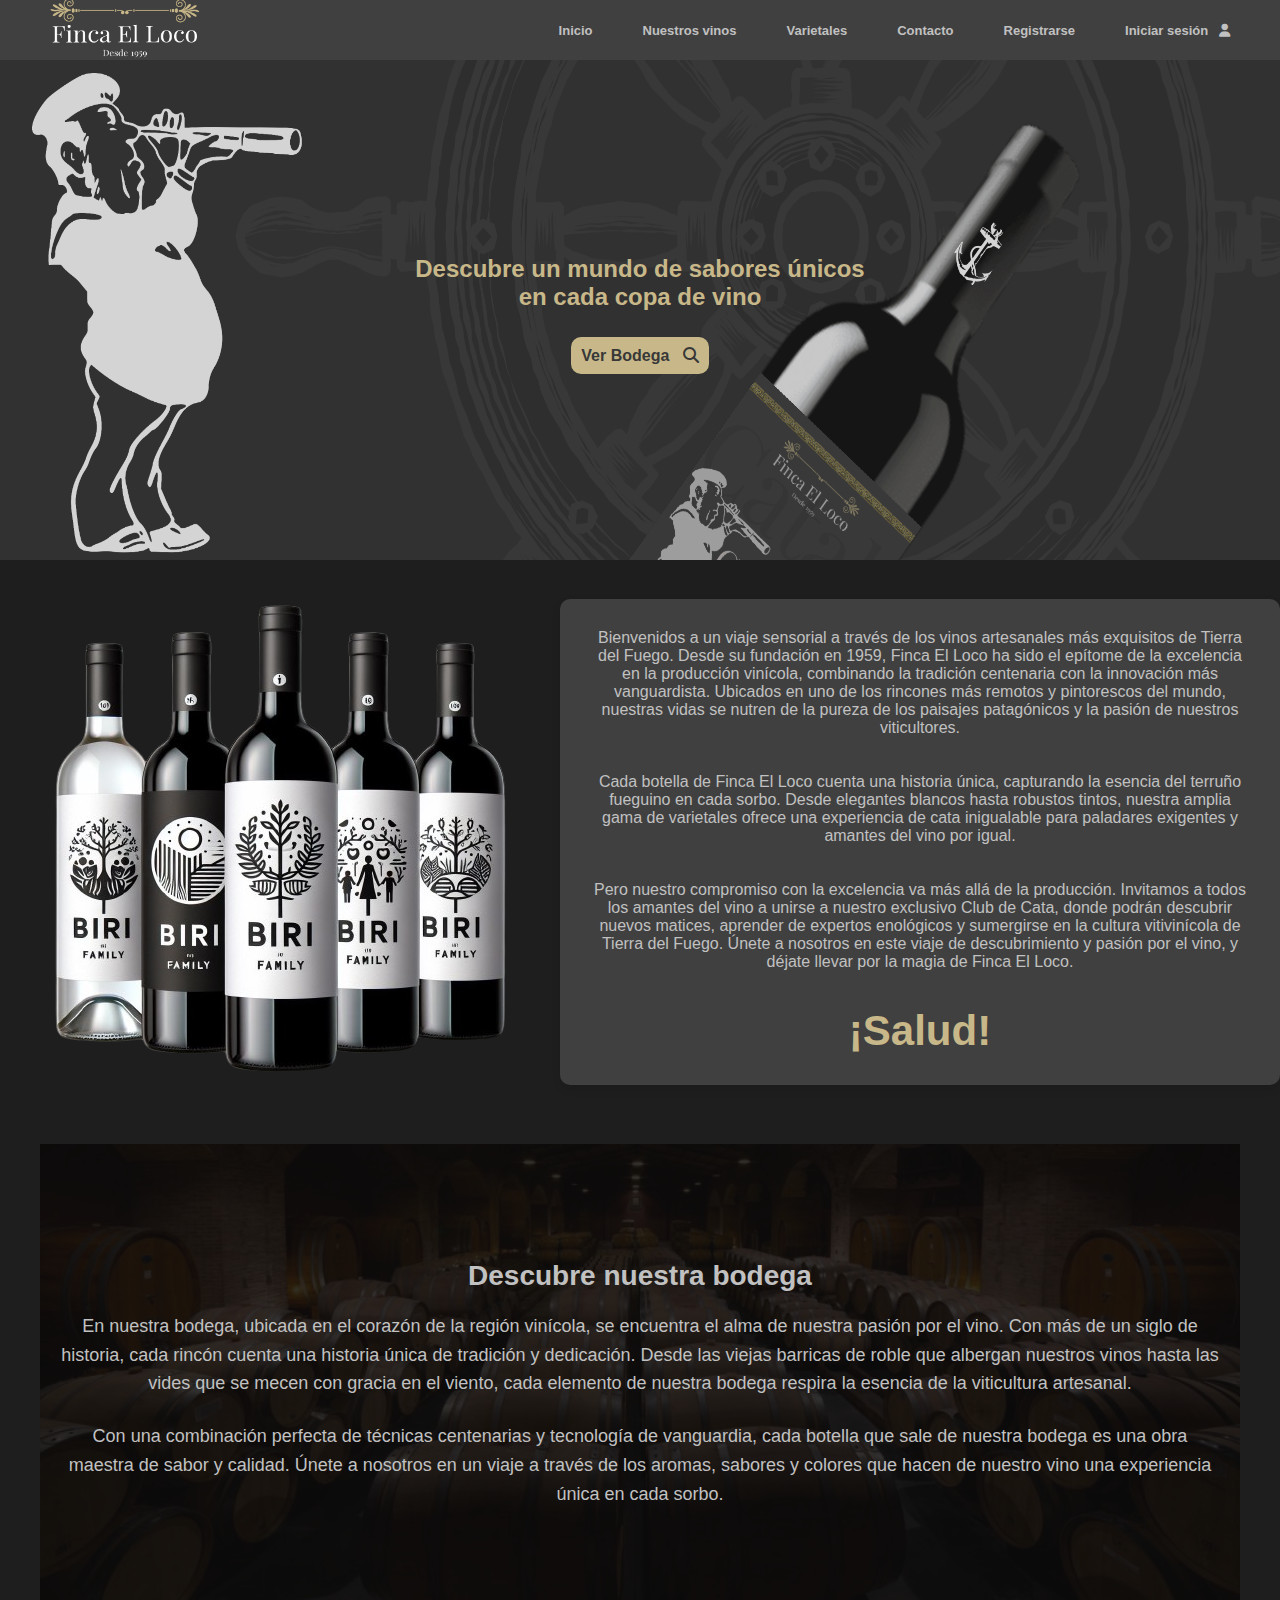
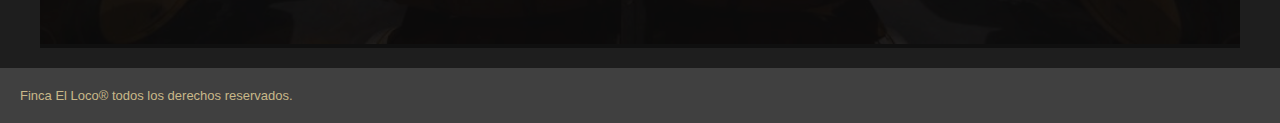
<file: index.html>
<!DOCTYPE html>
<html lang="es">

<head>
    <meta charset="UTF-8">
    <meta name="viewport" content="width=device-width, initial-scale=1.0">
    <title>Finca El Loco</title>
    <link rel="shortcut icon" href="Static/img/favicon.ico" type="image/x-icon">
    <link rel="stylesheet" href="Static/css/style.css">
    <link rel="stylesheet" href="https://cdnjs.cloudflare.com/ajax/libs/font-awesome/6.5.2/css/all.min.css">
</head>

<body>
    <header class="header">
        <nav>
            <div id="logo">
                <a href="./index.html">
                    <img src="Static/img/logo.png" alt="Finca el loco" class="logo-img">
                </a>
            </div>
            <!-- Icono de hamburguesa -->
            <div class="menu-icon" onclick="toggleMenu()">
                <div class="bar"></div>
                <div class="bar"></div>
                <div class="bar"></div>
            </div>
            <ul class="nav-links" id="navLinks"></ul>
        </nav>
    </header>
    <main>
        <section id="banner" class="d-flex">
            <div class="banner-card container">
                <h2>Descubre un mundo de sabores únicos </h2>
                <h2>en cada copa de vino</h2><br><br>
                <a href="#bodega" class="btn-primary banner-button">Ver Bodega &nbsp; <i
                        class="fa-solid fa-magnifying-glass"></i></a>
            </div>
        </section>

        <section>
            <div class="bienvenidos">

                <div class="column-left">
                    <img class="img-vino" src="Static/img/vinos.png">
                </div>
                <div class="column-right">
                    <p>Bienvenidos a un viaje sensorial a través de los vinos artesanales más exquisitos de Tierra del
                        Fuego. Desde su fundación en 1959, Finca El Loco ha sido el epítome de la excelencia en la
                        producción vinícola, combinando la tradición centenaria con la innovación más vanguardista.
                        Ubicados en uno de los rincones más remotos y pintorescos del mundo, nuestras vidas se nutren de
                        la pureza de los paisajes patagónicos y la pasión de nuestros viticultores.</p><br /><br />
                    <p>Cada botella de Finca El Loco cuenta una historia única, capturando la esencia del terruño
                        fueguino en cada sorbo. Desde elegantes blancos hasta robustos tintos, nuestra amplia gama de
                        varietales ofrece una experiencia de cata inigualable para paladares exigentes y amantes del
                        vino por igual.</p><br /><br />
                    <p>Pero nuestro compromiso con la excelencia va más allá de la producción. Invitamos a todos los
                        amantes del vino a unirse a nuestro exclusivo Club de Cata, donde podrán descubrir nuevos
                        matices, aprender de expertos enológicos y sumergirse en la cultura vitivinícola de Tierra del
                        Fuego. Únete a nosotros en este viaje de descubrimiento y pasión por el vino, y déjate llevar
                        por la magia de Finca El Loco.</p><br /><br />
                    <h1>¡Salud!</h1>
                </div>
            </div>
        </section>
        <section id="bodega">
            <div class="container">
                <img class="img-bodega" src="Static/img/bodega.jpg">
                <div class="overlay">
                    <div class="text">
                        <h2>Descubre nuestra bodega</h2>
                        <p>En nuestra bodega, ubicada en el corazón de la región vinícola, se encuentra el alma de
                            nuestra pasión por el vino. Con más de un siglo de historia, cada rincón cuenta una historia
                            única de tradición y dedicación. Desde las viejas barricas de roble que albergan nuestros
                            vinos hasta las vides que se mecen con gracia en el viento, cada elemento de nuestra bodega
                            respira la esencia de la viticultura artesanal.</p>
                        <p>Con una combinación perfecta de técnicas centenarias y tecnología de vanguardia, cada botella
                            que sale de nuestra bodega es una obra maestra de sabor y calidad. Únete a nosotros en un
                            viaje a través de los aromas, sabores y colores que hacen de nuestro vino una experiencia
                            única en cada sorbo.</p>
                    </div>
                </div>
            </div>
        </section>

    </main>


    <footer class="footer">
        <div>
            <p>Finca El Loco® todos los derechos reservados. </p>
        </div>

    </footer>
    <button onclick="scrollToTop()" id="btnVolverArriba" title="Volver arriba">↑</button>

    <script src="Static/js/flotante.js"></script>
    <script src="Static/js/menu.js"></script>
    <script src="Static/js/common.js"></script>
</body>

</html>
</file>
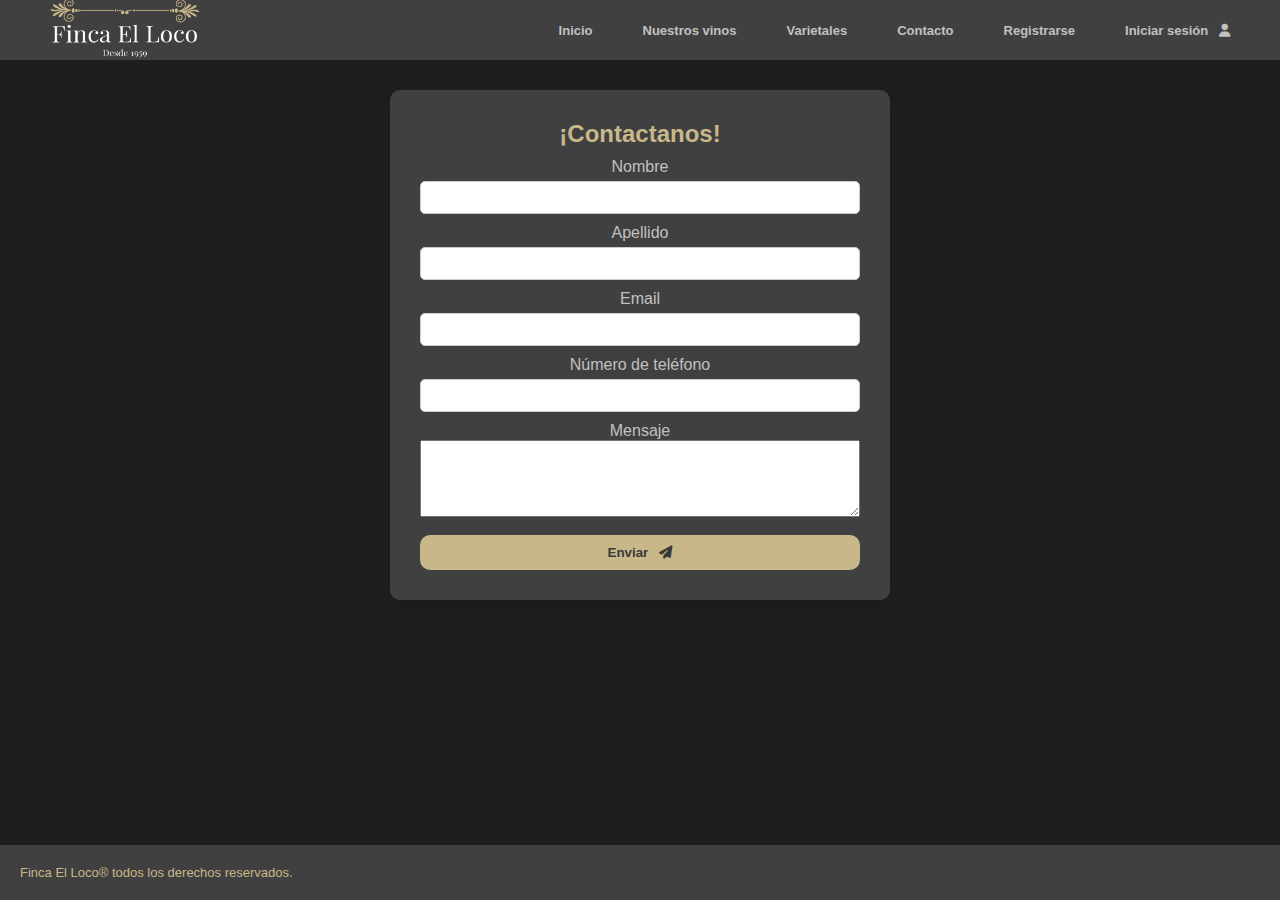
<file: contacto.html>
<!DOCTYPE html>
<html lang="es">

<head>
    <meta charset="UTF-8">
    <meta name="viewport" content="width=device-width, initial-scale=1.0">
    <title>Finca El Loco</title>
    <link rel="shortcut icon" href="Static/img/favicon.ico" type="image/x-icon">
    <link rel="stylesheet" href="Static/css/style.css">
    <link rel="stylesheet" href="https://cdnjs.cloudflare.com/ajax/libs/font-awesome/6.5.2/css/all.min.css">
</head>

<body>
    <header class="header">
        <nav>
            <div id="logo">
                <a href="./index.html">
                    <img src="Static/img/logo.png" alt="Finca el loco" class="logo-img">
                </a>
            </div>
            <div class="menu-icon" onclick="toggleMenu()">
                <div class="bar"></div>
                <div class="bar"></div>
                <div class="bar"></div>
            </div>
            <ul class="nav-links" id="navLinks"></ul>
        </nav>
    </header>
    <main>
        <section class="formulario">
            <h2 class="d-flex">¡Contactanos!</h2>
            <form action="#" id="formRegister" method="GET" novalidate>

                <label for="nombre">Nombre</label>
                <input type="text" id="nombre" name="nombre" required>
                <div class="error" id="error-nombre"></div>

                <label for="apellido">Apellido</label>
                <input type="text" id="apellido" name="apellido" required>
                <div class="error" id="error-apellido"></div>

                <label for="email">Email</label>
                <input type="email" id="email" name="email" required>
                <div class="error" id="error-email"></div>

                <label for="nrotelefono">Número de teléfono</label>
                <input type="number" id="nrotelefono" name="Número de Teléfono" required>
                <div class="error" id="error-nrotelefono"></div>

                <label for="mensaje">Mensaje</label>
                <textarea name="mensaje" cols="40" rows="5" id="mensaje"></textarea>
                <div class="error" id="error-mensaje"></div>
                <br>
                <button class="btn-primary" type="button" id="btn-send">Enviar &nbsp; <i
                        class="fa-solid fa-paper-plane"></i> </button>
            </form>
        </section>
    </main>
    <footer class="footer">
        <div>
            <p>Finca El Loco® todos los derechos reservados. </p>
        </div>

    </footer>

    <button onclick="scrollToTop()" id="btnVolverArriba" title="Volver arriba">↑</button>
    <script src="Static/js/contacto.js"></script>
    <script src="Static//js/flotante.js"></script>
    <script src="Static//js/menu.js"></script>
    <script src="Static/js/common.js"></script>
</body>
</file>
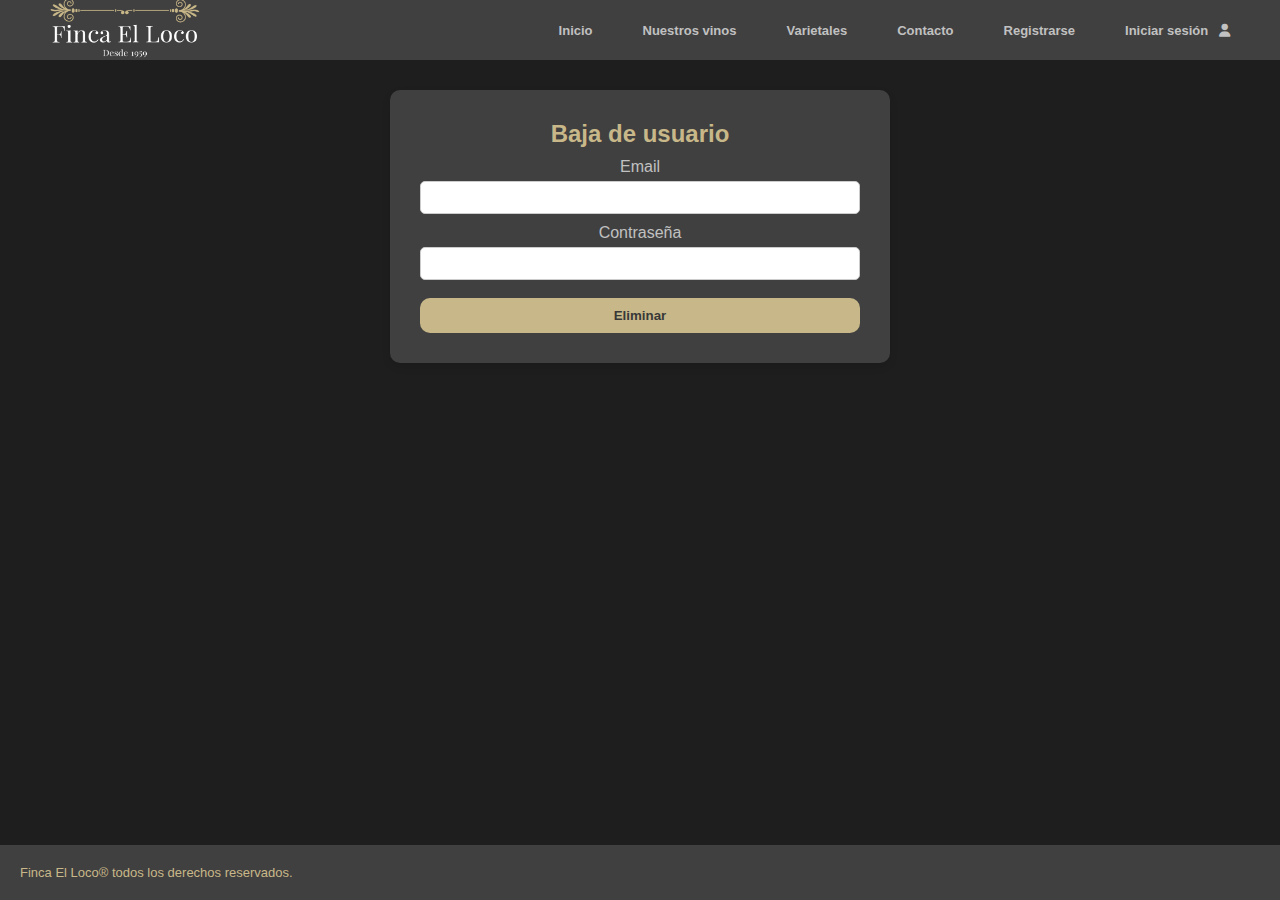
<file: delete.html>
<!DOCTYPE html>
<html lang="es">

<head>
    <meta charset="UTF-8">
    <meta name="viewport" content="width=device-width, initial-scale=1.0">
    <title>Finca El Loco</title>
    <link rel="shortcut icon" href="Static/img/favicon.ico" type="image/x-icon">
    <link rel="stylesheet" href="Static/css/style.css">
    <link rel="stylesheet" href="https://cdnjs.cloudflare.com/ajax/libs/font-awesome/6.5.2/css/all.min.css">
</head>

<body>
    <header class="header">
        <nav>
            <div id="logo">
                <a href="./index.html">
                    <img src="Static/img/logo.png" alt="Finca el loco" class="logo-img">
                </a>
            </div>
            <div class="menu-icon" onclick="toggleMenu()">
                <div class="bar"></div>
                <div class="bar"></div>
                <div class="bar"></div>
            </div>
            <ul class="nav-links" id="navLinks"></ul>
        </nav>
    </header>
    <main>
        <section class="formulario">
            <h2>Baja de usuario</h2>
            <form action="#">
                <label for="email">Email</label>
                <input type="email" id="email" name="email" required>
                <div class="error" id="error-email"></div>
                <label for="contrasena">Contraseña</label>
                <input type="password" id="contrasena" name="contrasena" required>
                <div class="error" id="error-contrasena"></div>
                <br>
                <button class="btn-primary" type="button" id="btn-send">Eliminar</button>
            </form>
        </section>
    </main>
    <footer class="footer">
        <div>
            <p>Finca El Loco® todos los derechos reservados. </p>
        </div>
    </footer>
    <button onclick="scrollToTop()" id="btnVolverArriba" title="Volver arriba">↑</button>
    <script src="Static/js/delete.js"></script>
    <script src="Static/js/flotante.js"></script>
    <script src="Static/js/menu.js"></script>
    <script src="Static/js/common.js"></script>
</body>
</file>
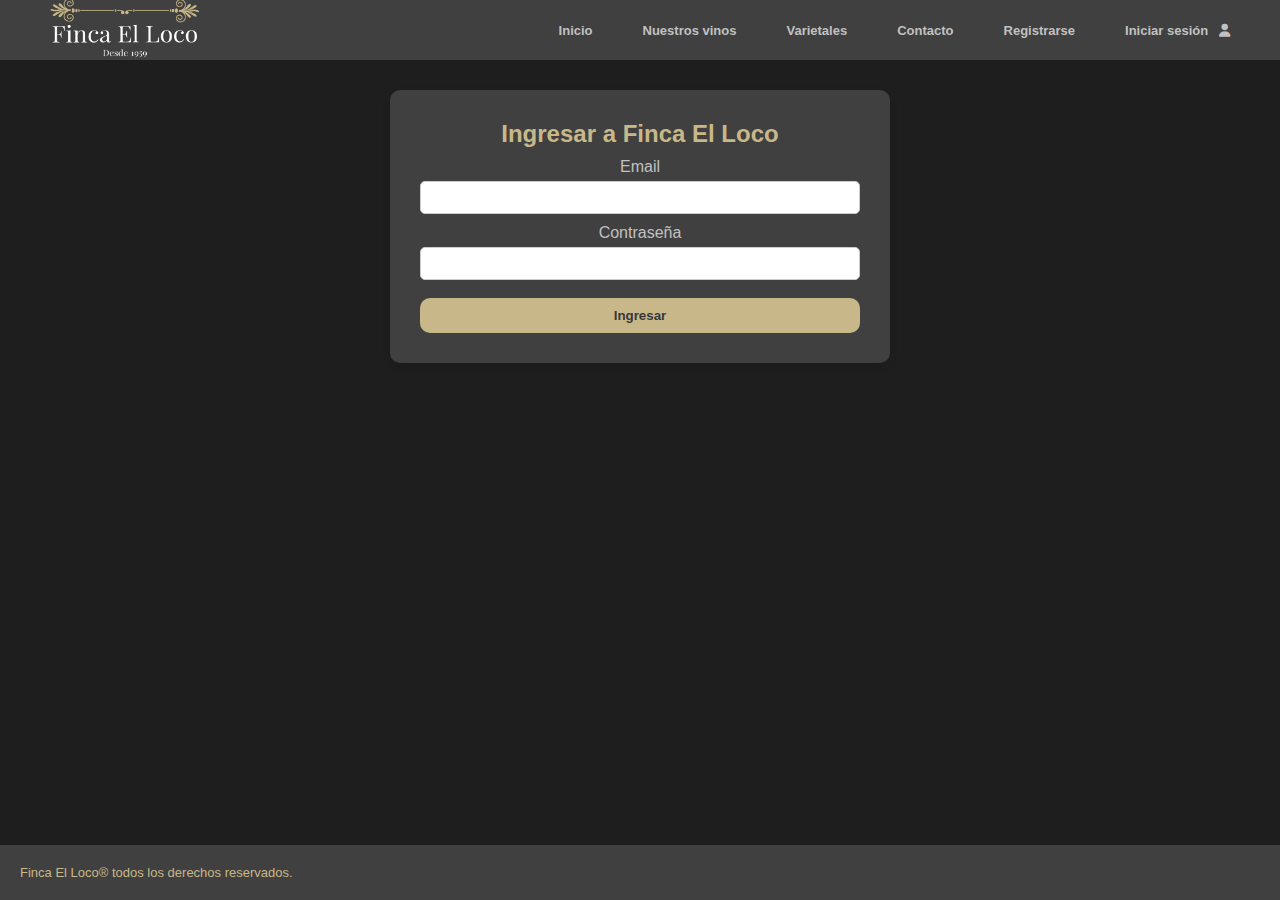
<file: login.html>
<!DOCTYPE html>
<html lang="es">

<head>
    <meta charset="UTF-8">
    <meta name="viewport" content="width=device-width, initial-scale=1.0">
    <title>Finca El Loco</title>
    <link rel="shortcut icon" href="Static/img/favicon.ico" type="image/x-icon">
    <link rel="stylesheet" href="Static/css/style.css">
    <link rel="stylesheet" href="https://cdnjs.cloudflare.com/ajax/libs/font-awesome/6.5.2/css/all.min.css">
</head>

<body>
    <header class="header">
        <nav>
            <div id="logo">
                <a href="./index.html">
                    <img src="Static/img/logo.png" alt="Finca el loco" class="logo-img">
                </a>
            </div>
            <div class="menu-icon" onclick="toggleMenu()">
                <div class="bar"></div>
                <div class="bar"></div>
                <div class="bar"></div>
            </div>
            <ul class="nav-links" id="navLinks"></ul>
        </nav>
    </header>
    <main>
        <section class="formulario">
            <h2>Ingresar a Finca El Loco</h2>
            <form action="#">
                <label for="email">Email</label>
                <input type="email" id="email" name="email" required>
                <div class="error" id="error-email"></div>
                <label for="contrasena">Contraseña</label>
                <input type="password" id="contrasena" name="contrasena" required>
                <div class="error" id="error-contrasena"></div>
                <br>
                <button class="btn-primary" type="button" id="btn-send">Ingresar</button>
            </form>
        </section>
    </main>
    <footer class="footer">
        <div>
            <p>Finca El Loco® todos los derechos reservados. </p>
        </div>
    </footer>
    <button onclick="scrollToTop()" id="btnVolverArriba" title="Volver arriba">↑</button>
    <script src="Static/js/login.js"></script>
    <script src="Static/js/flotante.js"></script>
    <script src="Static/js/menu.js"></script>
    <script src="Static/js/common.js"></script>
</body>
</file>
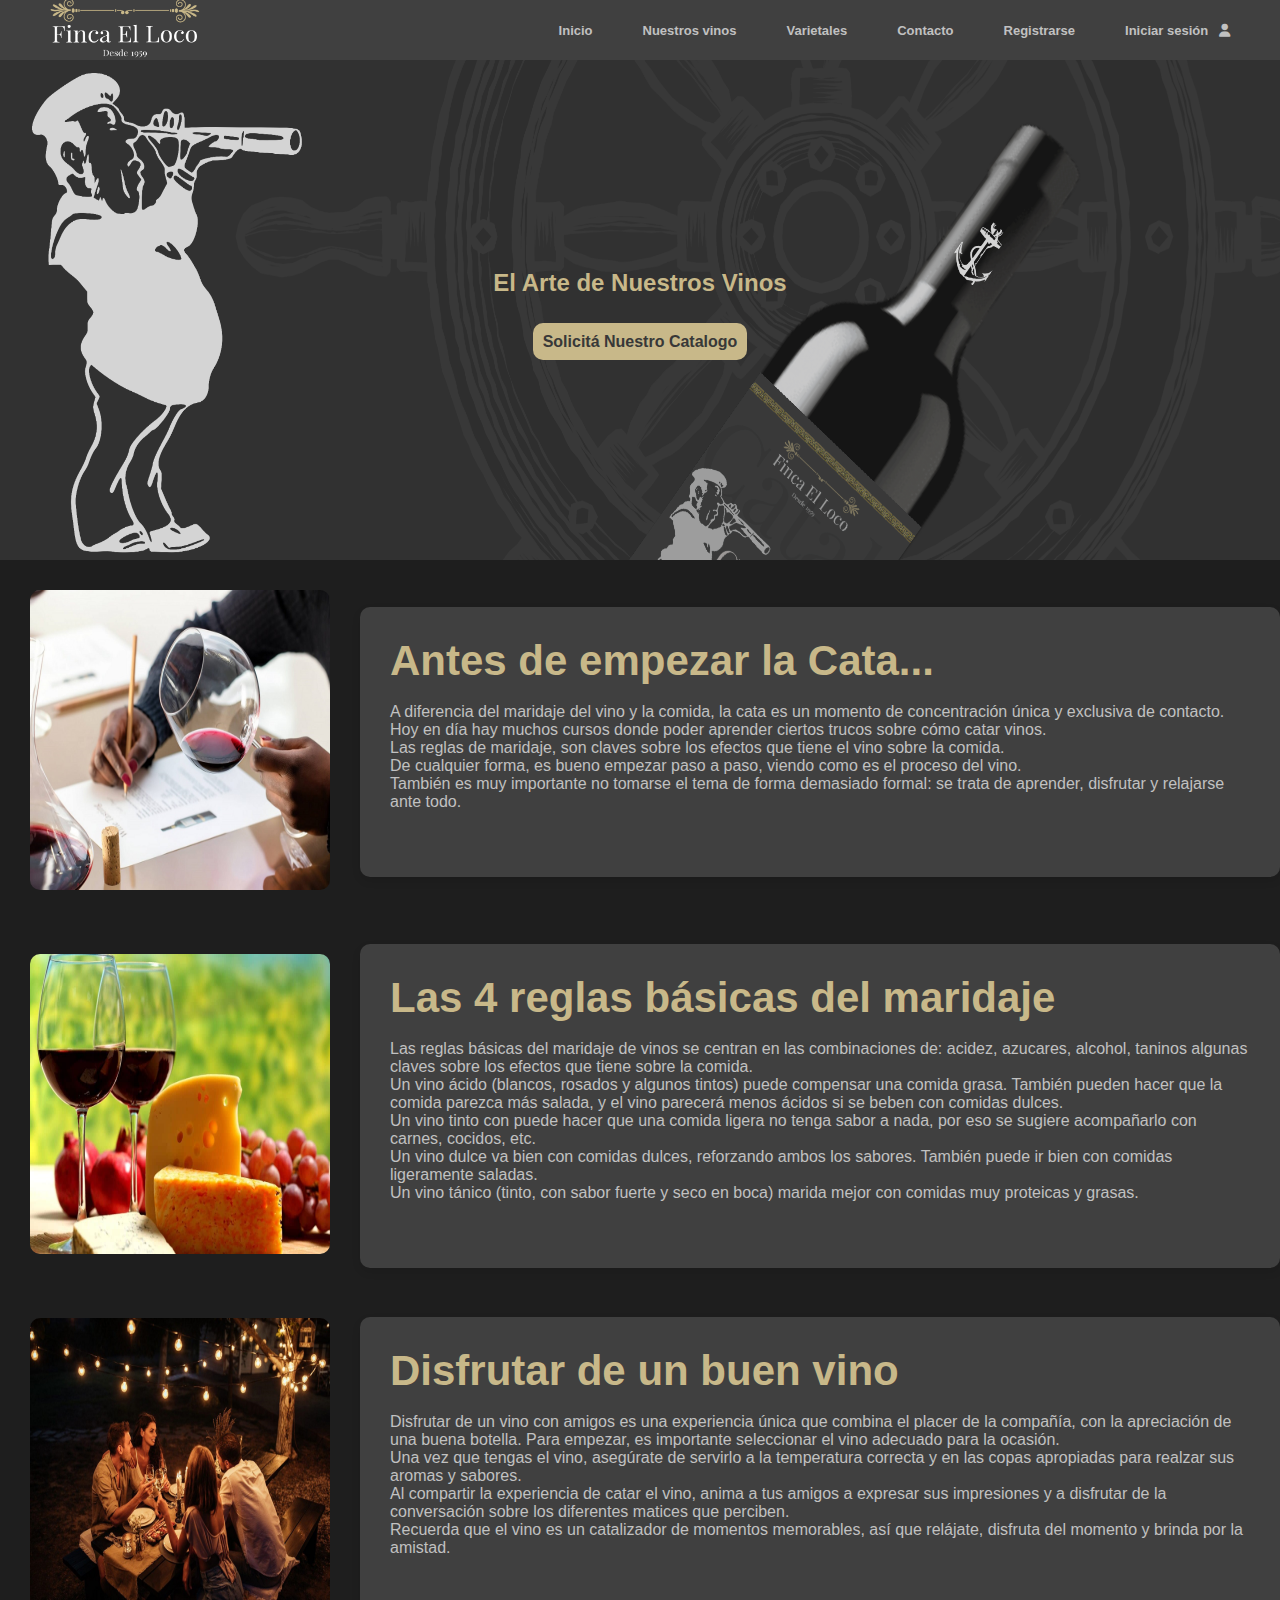
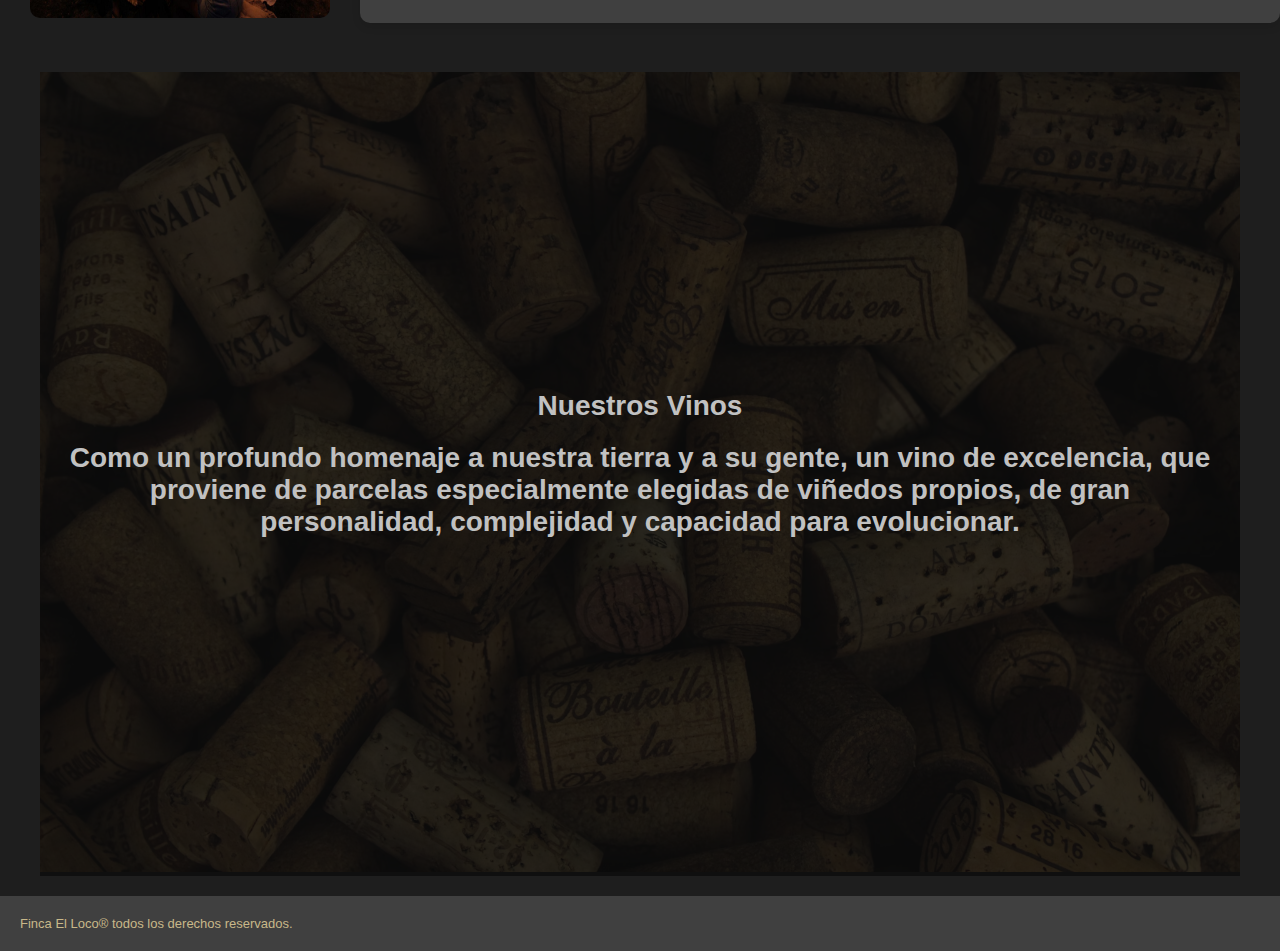
<file: nuestros-vinos.html>
<!DOCTYPE html>
<html lang="es">

<head>
    <meta charset="UTF-8">
    <meta name="viewport" content="width=device-width, initial-scale=1.0">
    <title>Finca El Loco</title>
    <link rel="shortcut icon" href="Static/img/favicon.ico" type="image/x-icon">
    <link rel="stylesheet" href="Static/css/style.css">
    <link rel="stylesheet" href="https://cdnjs.cloudflare.com/ajax/libs/font-awesome/6.5.2/css/all.min.css">
</head>

<body>
    <header class="header">
        <nav>
            <div id="logo">
                <a href="./index.html">
                    <img src="Static/img/logo.png" alt="Finca el loco" class="logo-img">
                </a>
            </div>
            <div class="menu-icon" onclick="toggleMenu()">
                <div class="bar"></div>
                <div class="bar"></div>
                <div class="bar"></div>
            </div>
            <ul class="nav-links" id="navLinks"></ul>
        </nav>
    </header>
    <main>
        <section id="banner" class="d-flex">
            <div id="banner-varietales-first">
                <h2>El Arte de Nuestros Vinos</h2>
                <br><br>
                <a href="./register.html" class="btn-primary banner-button">Solicitá Nuestro Catalogo</a>
            </div>
        </section>
        <section>
            <div id="varietales-home">

                <div class="column-left-v">
                    <img src="Static/img/Cata-de-Vino.jpg" style="width: 300px; height: 300px;border-radius: 10px;">
                </div>

                <div class="column-right-v">
                    <h3>Antes de empezar la Cata...</h3>
                    <br /><br />
                    <p>A diferencia del maridaje del vino y la comida, la cata es un momento de concentración única y
                        exclusiva de contacto. Hoy en día hay muchos cursos donde poder aprender ciertos trucos sobre
                        cómo catar vinos.</p>
                    <p>Las reglas de maridaje, son claves sobre los efectos que tiene el vino sobre la comida.</p>
                    <p>De cualquier forma, es bueno empezar paso a paso, viendo como es el proceso del vino.</p>
                    <p>También es muy importante no tomarse el tema de forma demasiado formal: se trata de aprender,
                        disfrutar y relajarse ante todo.</p>
                    <br /><br />
                </div>
            </div>
        </section>

        <section>
            <div id="varietales-home">

                <div class="column-left-v">
                    <img src="Static/img/quesos-vinos-maridaje.jpg"
                        style="width: 300px; height: 300px;border-radius: 10px;">
                </div>

                <div class="column-right-v">
                    <h3>Las 4 reglas básicas del maridaje</h3>
                    <br /><br />
                    <p>Las reglas básicas del maridaje de vinos se centran en las combinaciones de: acidez,
                        azucares, alcohol, taninos algunas claves sobre los efectos que tiene sobre la comida.</p>
                    <p>Un vino ácido (blancos, rosados y algunos tintos) puede compensar una comida grasa. También
                        pueden hacer que la comida parezca más salada, y el vino parecerá menos ácidos si se beben
                        con comidas dulces.</p>
                    <p>Un vino tinto con puede hacer que una comida ligera no tenga sabor a nada, por eso se sugiere
                        acompañarlo con carnes, cocidos, etc.</p>
                    <p>Un vino dulce va bien con comidas dulces, reforzando ambos los sabores. También puede ir bien
                        con comidas ligeramente saladas.</p>
                    <p>Un vino tánico (tinto, con sabor fuerte y seco en boca) marida mejor con comidas muy
                        proteicas y grasas.</p>
                    <br /><br />
                </div>
            </div>
        </section>
        <section>
            <div id="varietales-home">

                <div class="column-left-v">
                    <img src="Static/img/amigos.jpg" style="width: 300px; height: 300px;border-radius: 10px;">
                </div>

                <div class="column-right-v">
                    <h3>Disfrutar de un buen vino</h3>
                    <br /><br />
                    <p>Disfrutar de un vino con amigos es una experiencia única que combina el placer de la compañía,
                        con la apreciación de una buena botella. Para empezar, es importante seleccionar el vino
                        adecuado para la ocasión.</p>
                    <p>Una vez que tengas el vino, asegúrate de servirlo a la temperatura correcta y en las copas
                        apropiadas para realzar sus aromas y sabores. </p>
                    <p>Al compartir la experiencia de catar el vino, anima a tus amigos a expresar sus impresiones y a
                        disfrutar de la conversación sobre los
                        diferentes matices que perciben.</p>
                    <p>Recuerda que el vino es un catalizador de momentos memorables, así que relájate, disfruta del
                        momento y brinda por la amistad.</p>
                    <br /><br />
                </div>
            </div>
        </section>

        <section id="bodega">
            <div class="container">
                <img class="img-bodega" src="Static/img/Corcho.avif">
                <div class="overlay">
                    <div class="text">
                        <h2>Nuestros Vinos</h2>
                        <h2>Como un profundo homenaje a nuestra tierra y a su gente, un vino de excelencia, que proviene
                            de
                            parcelas especialmente elegidas de viñedos propios, de gran personalidad, complejidad y
                            capacidad
                            para evolucionar.</h3>
                    </div>
                </div>
            </div>
        </section>
    </main>
    <footer class="footer">
        <div>
            <p>Finca El Loco® todos los derechos reservados. </p>
        </div>

    </footer>
    <button onclick="scrollToTop()" id="btnVolverArriba" title="Volver arriba">↑</button>

    <script src="Static/js/flotante.js"></script>
    <script src="Static/js/menu.js"></script>
    <script src="Static/js/common.js"></script>
</body>
</file>
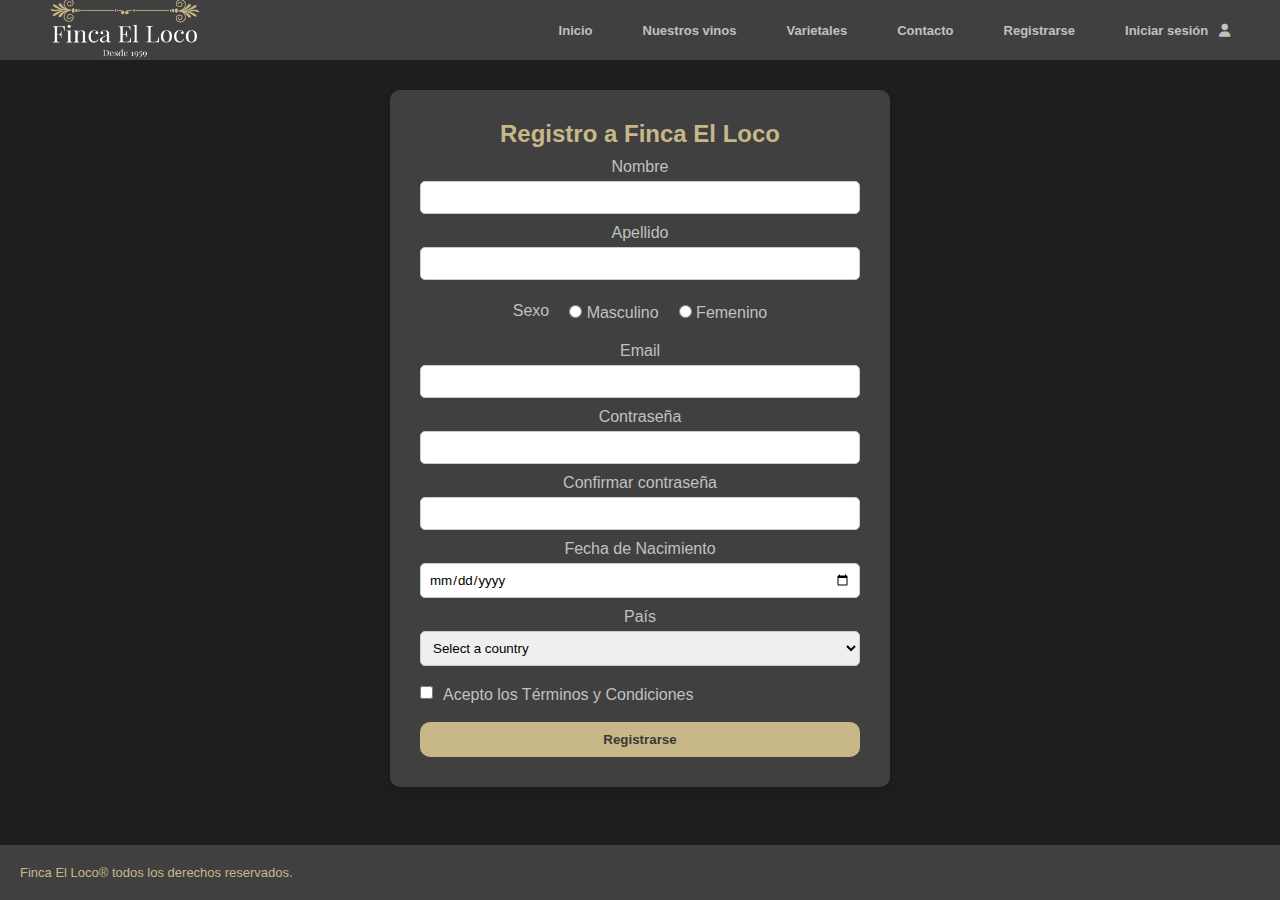
<file: register.html>
<!DOCTYPE html>
<html lang="es">

<head>
    <meta charset="UTF-8">
    <meta name="viewport" content="width=device-width, initial-scale=1.0">
    <title>Finca El Loco</title>
    <link rel="shortcut icon" href="Static/img/favicon.ico" type="image/x-icon">
    <link rel="stylesheet" href="Static/css/style.css">
    <link rel="stylesheet" href="https://cdnjs.cloudflare.com/ajax/libs/font-awesome/6.5.2/css/all.min.css">
</head>

<body>
    <header class="header">
        <nav>
            <div id="logo">
                <a href="./index.html">
                    <img src="Static/img/logo.png" alt="Finca el loco" class="logo-img">
                </a>
            </div>
            <div class="menu-icon" onclick="toggleMenu()">
                <div class="bar"></div>
                <div class="bar"></div>
                <div class="bar"></div>
            </div>
            <ul class="nav-links" id="navLinks"></ul>
        </nav>
    </header>
    <main>
        <section class="formulario">
            <h2>Registro a Finca El Loco</h2>
            <form action="#" id="formRegister" method="GET" novalidate>

                <label for="nombre">Nombre</label>
                <input type="text" id="nombre" name="nombre" required>
                <div class="error" id="error-nombre"></div>

                <label for="apellido">Apellido</label>
                <input type="text" id="apellido" name="apellido" required>
                <div class="error" id="error-apellido"></div>

                <!-- <p style="margin-top: 10px;">Sexo</p>
                <div class="sexo-container">
                    <label for="masculino">
                        <input type="radio" id="masculino" name="masculino" value="MASCULINO">
                        Masculino
                    </label>
                    <label for="femenino">
                        <input type="radio" id="femenino" name="femenino" value="FEMENINO">
                        Femenino
                    </label>
                </div> -->
                <div class="sexo-container">
                    <label for="sexo">Sexo</label>
                    <div class="sexo-options">
                        <label for="masculino">
                            <input type="radio" id="masculino" name="fav_language" value="MASCULINO">
                            Masculino
                        </label>
                        <label for="femenino">
                            <input type="radio" id="femenino" name="fav_language" value="FEMENINO">
                            Femenino
                        </label>
                    </div>
                </div>
                <div class="error" id="error-sexo"></div>

                <label for="email">Email</label>
                <input type="email" id="email" name="email" required>
                <div class="error" id="error-email"></div>

                <label for="contrasena">Contraseña</label>
                <input type="password" id="contrasena" name="contrasena" required>
                <div class="error" id="error-contrasena"></div>

                <label for="confirmContrasena">Confirmar contraseña</label>
                <input type="password" id="confirmContrasena" name="confirmContrasena" required>
                <div class="error" id="error-confirmContrasena"></div>

                <label for="fechaNacimiento">Fecha de Nacimiento</label>
                <input type="date" id="fechaNacimiento" name="fechaNacimiento" required>
                <div class="error" id="error-fechaNacimiento"></div>

                <label for="pais">País</label>
                <!-- <select id="pais" name="pais">
                    <option value="argentina">Argentina</option>
                    <option value="brasil">Brasil</option>
                    <option value="chile">Chile</option>
                    <option value="colombia">Colombia</option>
                </select> -->
                <select id="countryDropdown">
                    <option value="" disabled selected>Select a country</option>
                </select>
                <div class="error" id="error-pais"></div>

                <div class="checkbox-container">
                    <input type="checkbox" id="tyc" name="tyc">
                    <label for="tyc">Acepto los Términos y Condiciones</label>
                </div>
                <div class="error" id="error-tyc"></div>
                <br>
                <button class="btn-primary" type="button" id="btn-send">Registrarse</button>
            </form>
        </section>
    </main>
    <footer class="footer">
        <div>
            <p>Finca El Loco® todos los derechos reservados. </p>
        </div>

    </footer>

    <button onclick="scrollToTop()" id="btnVolverArriba" title="Volver arriba">↑</button>
    <script src="Static/js/register.js"></script>
    <script src="Static/js/flotante.js"></script>
    <script src="Static/js/menu.js"></script>
    <script src="Static/js/common.js"></script>
</body>
</file>
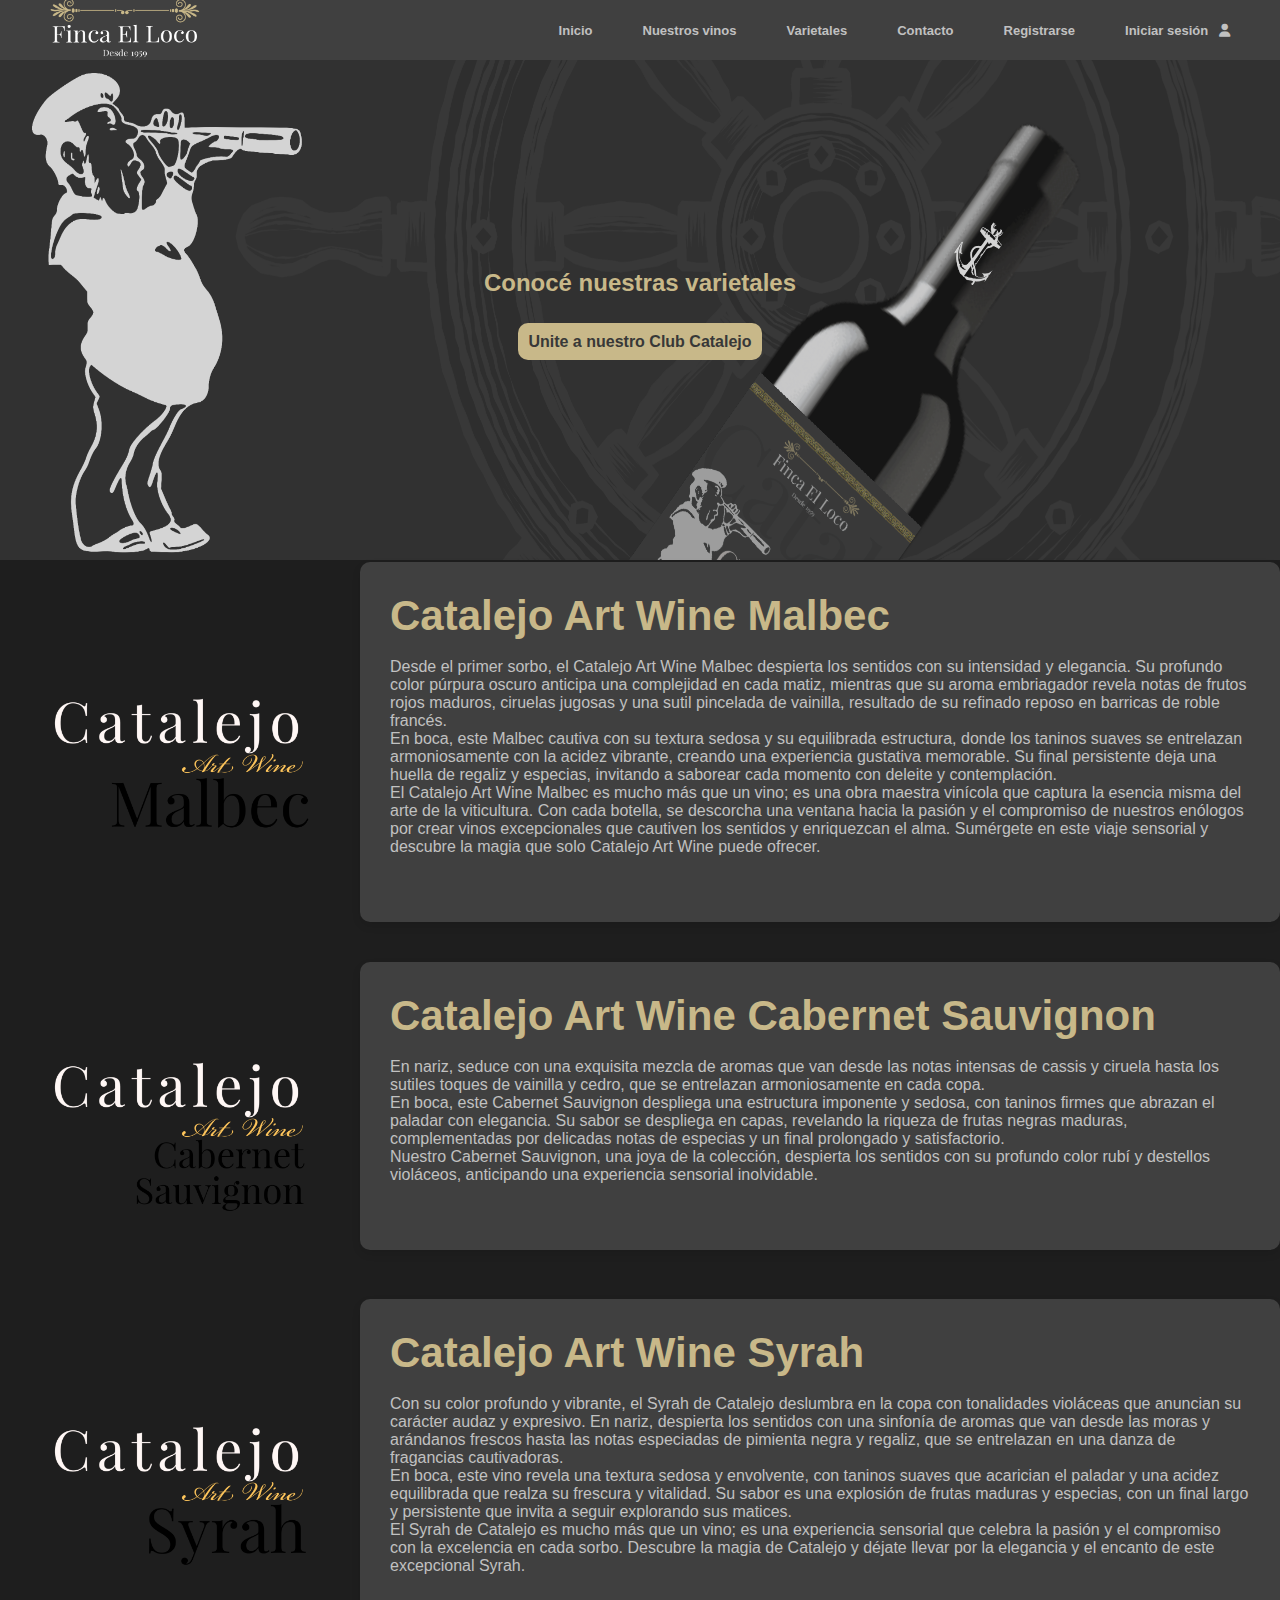
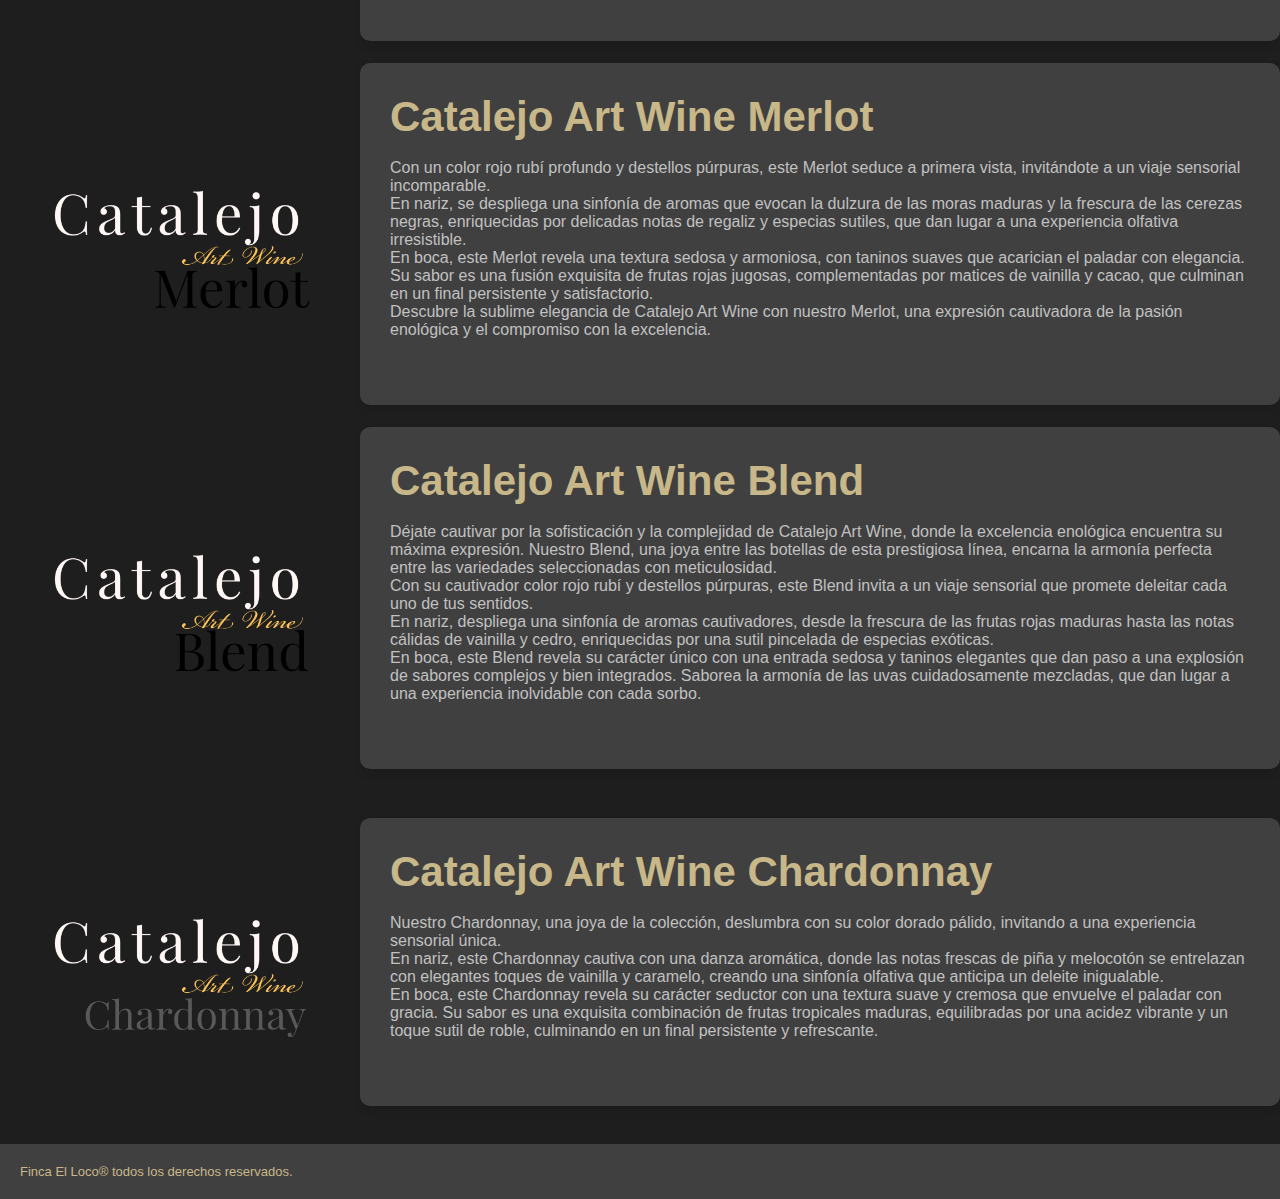
<file: varietales.html>
<!DOCTYPE html>
<html lang="es">

<head>
    <meta charset="UTF-8">
    <meta name="viewport" content="width=device-width, initial-scale=1.0">
    <title>Finca El Loco</title>
    <link rel="shortcut icon" href="Static/img/favicon.ico" type="image/x-icon">
    <link rel="stylesheet" href="Static/css/style.css">
    <link rel="stylesheet" href="https://cdnjs.cloudflare.com/ajax/libs/font-awesome/6.5.2/css/all.min.css">
</head>

<body>
    <header class="header">
        <nav>
            <div id="logo">
                <a href="./index.html">
                    <img src="Static/img/logo.png" alt="Finca el loco" class="logo-img">
                </a>
            </div>
            <!-- Icono de hamburguesa -->
            <div class="menu-icon" onclick="toggleMenu()">
                <div class="bar"></div>
                <div class="bar"></div>
                <div class="bar"></div>
            </div>
            <ul class="nav-links" id="navLinks"></ul>
        </nav>
    </header>
    <main>
        <section id="banner-varietales" class="d-flex">
            <div id="banner-varietales-first">
                <h2>Conocé nuestras varietales</h2>
                <br><br>
                <a href="../register.html" class="btn-primary banner-button">Unite a nuestro Club Catalejo</a>
            </div>
        </section>

        <section>
            <div id="varietales-home">

                <div class="column-left-v">
                    <img src="Static/img/catalejo-malbec.png" style="width: 300px; height: 300px;">
                </div>

                <div class="column-right-v">
                    <h3>Catalejo Art Wine Malbec</h3>
                    <br /><br />
                    <p>Desde el primer sorbo, el Catalejo Art Wine Malbec despierta los sentidos con su intensidad y
                        elegancia. Su profundo color púrpura oscuro anticipa una complejidad en cada matiz, mientras que
                        su aroma embriagador revela notas de frutos rojos maduros, ciruelas jugosas y una sutil
                        pincelada de vainilla, resultado de su refinado reposo en barricas de roble francés.</p>
                    <p>En boca, este Malbec cautiva con su textura sedosa y su equilibrada estructura, donde los taninos
                        suaves se entrelazan armoniosamente con la acidez vibrante, creando una experiencia gustativa
                        memorable. Su final persistente deja una huella de regaliz y especias, invitando a saborear cada
                        momento con deleite y contemplación.</p>
                    <p>El Catalejo Art Wine Malbec es mucho más que un vino; es una obra maestra vinícola que captura la
                        esencia misma del arte de la viticultura. Con cada botella, se descorcha una ventana hacia la
                        pasión y el compromiso de nuestros enólogos por crear vinos excepcionales que cautiven los
                        sentidos y enriquezcan el alma. Sumérgete en este viaje sensorial y descubre la magia que solo
                        Catalejo Art Wine puede ofrecer.</p>
                    <br /><br />
                </div>
            </div>
        </section>
        <section>
            <div id="varietales-home">
                <div class="column-left-v">
                    <img src="Static/img/catalejo-cabernet.png" style="width:300px;height:300px;">
                </div>

                <div class="column-right-v">
                    <h3>Catalejo Art Wine Cabernet Sauvignon</h3>
                    <br /><br />
                    <p>En nariz, seduce con una exquisita mezcla de aromas que van desde las notas intensas de cassis y
                        ciruela hasta los sutiles toques de vainilla y cedro, que se entrelazan armoniosamente en cada
                        copa.</p>
                    <p>En boca, este Cabernet Sauvignon despliega una estructura imponente y sedosa, con taninos firmes
                        que abrazan el paladar con elegancia. Su sabor se despliega en capas, revelando la riqueza de
                        frutas negras maduras, complementadas por delicadas notas de especias y un final prolongado y
                        satisfactorio.</p>
                    <p>Nuestro Cabernet Sauvignon, una joya de la colección, despierta los sentidos con su profundo
                        color rubí y destellos violáceos, anticipando una experiencia sensorial inolvidable.</p>
                    <br /><br />
                </div>
            </div>
        </section>

        <section>
            <div id="varietales-home">
                <div class="column-left-v">
                    <img src="Static/img/catalejo-syrah.png" style="width:300px;height:300px;">
                </div>

                <div class="column-right-v">
                    <h3>Catalejo Art Wine Syrah</h3>
                    <br /><br />
                    <p>Con su color profundo y vibrante, el Syrah de Catalejo deslumbra en la copa con tonalidades
                        violáceas que anuncian su carácter audaz y expresivo. En nariz, despierta los sentidos con una
                        sinfonía de aromas que van desde las moras y arándanos frescos hasta las notas especiadas de
                        pimienta negra y regaliz, que se entrelazan en una danza de fragancias cautivadoras.</p>
                    <p>En boca, este vino revela una textura sedosa y envolvente, con taninos suaves que acarician el
                        paladar y una acidez equilibrada que realza su frescura y vitalidad. Su sabor es una explosión
                        de frutas maduras y especias, con un final largo y persistente que invita a seguir explorando
                        sus matices.</p>
                    <p>El Syrah de Catalejo es mucho más que un vino; es una experiencia sensorial que celebra la pasión
                        y el compromiso con la excelencia en cada sorbo. Descubre la magia de Catalejo y déjate llevar
                        por la elegancia y el encanto de este excepcional Syrah.</p>
                    <br /><br />
                </div>
            </div>
        </section>

        <section>
            <div id="varietales-home">
                <div class="column-left-v">
                    <img src="Static/img/catalejo-merlot.png" style="width:300px;height:300px;">
                </div>

                <div class="column-right-v">
                    <h3>Catalejo Art Wine Merlot</h3>
                    <br /><br />
                    <p> Con un color rojo rubí profundo y destellos púrpuras, este Merlot seduce a primera vista,
                        invitándote a un viaje sensorial incomparable.</p>
                    <p>En nariz, se despliega una sinfonía de aromas que evocan la dulzura de las moras maduras y la
                        frescura de las cerezas negras, enriquecidas por delicadas notas de regaliz y especias sutiles,
                        que dan lugar a una experiencia olfativa irresistible.</p>
                    <p>En boca, este Merlot revela una textura sedosa y armoniosa, con taninos suaves que acarician el
                        paladar con elegancia. Su sabor es una fusión exquisita de frutas rojas jugosas, complementadas
                        por matices de vainilla y cacao, que culminan en un final persistente y satisfactorio.</p>
                    <p>Descubre la sublime elegancia de Catalejo Art Wine con nuestro Merlot, una expresión cautivadora
                        de la pasión enológica y el compromiso con la excelencia.</p>
                    <br /><br />
                </div>
            </div>
        </section>

        <section>
            <div id="varietales-home">
                <div class="column-left-v">
                    <img src="Static/img/catalejo-blend.png" style="width:300px;height:300px;">
                </div>

                <div class="column-right-v">
                    <h3>Catalejo Art Wine Blend</h3>
                    <br /><br />
                    <p>Déjate cautivar por la sofisticación y la complejidad de Catalejo Art Wine, donde la excelencia
                        enológica encuentra su máxima expresión. Nuestro Blend, una joya entre las botellas de esta
                        prestigiosa línea, encarna la armonía perfecta entre las variedades seleccionadas con
                        meticulosidad.</p>
                    <p>Con su cautivador color rojo rubí y destellos púrpuras, este Blend invita a un viaje sensorial
                        que promete deleitar cada uno de tus sentidos.</p>
                    <p>En nariz, despliega una sinfonía de aromas cautivadores, desde la frescura de las frutas rojas
                        maduras hasta las notas cálidas de vainilla y cedro, enriquecidas por una sutil pincelada de
                        especias exóticas.</p>
                    <p>En boca, este Blend revela su carácter único con una entrada sedosa y taninos elegantes que dan
                        paso a una explosión de sabores complejos y bien integrados. Saborea la armonía de las uvas
                        cuidadosamente mezcladas, que dan lugar a una experiencia inolvidable con cada sorbo.</p>
                    <br /><br />
                </div>
            </div>
        </section>

        <section>
            <div id="varietales-home">
                <div class="column-left-v">
                    <img src="Static/img/catalejo-chardonnay.png" style="width:300px;height:300px;">
                </div>

                <div class="column-right-v">
                    <h3>Catalejo Art Wine Chardonnay</h3>
                    <br /><br />
                    <p> Nuestro Chardonnay, una joya de la colección, deslumbra con su color dorado pálido, invitando a
                        una experiencia sensorial única.</p>
                    <p>En nariz, este Chardonnay cautiva con una danza aromática, donde las notas frescas de piña y
                        melocotón se entrelazan con elegantes toques de vainilla y caramelo, creando una sinfonía
                        olfativa que anticipa un deleite inigualable.</p>
                    <p>En boca, este Chardonnay revela su carácter seductor con una textura suave y cremosa que envuelve
                        el paladar con gracia. Su sabor es una exquisita combinación de frutas tropicales maduras,
                        equilibradas por una acidez vibrante y un toque sutil de roble, culminando en un final
                        persistente y refrescante.</p>
                    <br /><br />
                </div>
            </div>
        </section>

    </main>
    </nav>

    </main>
    <footer class="footer">
        <div>
            <p>Finca El Loco® todos los derechos reservados. </p>
        </div>

    </footer>
    <button onclick="scrollToTop()" id="btnVolverArriba" title="Volver arriba">↑</button>

    <script src="./Static//js/flotante.js"></script>
    <script src="./Static//js/menu.js"></script>
    <script src="Static/js/common.js"></script>
</body>
</file>
<file: Static/css/style.css>
:root {
  --bg-color: #1e1e1e;
  /* --primary-color: #383838;
    --secondary-color: #c8b889; */
  --primary-color: #c8b889;
  --secondary-color: #383838;
  --third-color: #404040;
  --third-bis-color: #fff7f5;
  --bg-input-color: #f2af5c;
  --text-color: #c1c1c1;
  --btn-text-color: #383838;
}

* {
  margin: 0;
  padding: 0;
  box-sizing: border-box;
  font-family: "Oswald", sans-serif;
}

body {
  background-color: var(--bg-color);
  margin: 0;
  padding: 0;
  display: flex;
  flex-direction: column;
  min-height: 100vh;
}

.content {
  flex: 1;
  /* Estira el contenido para llenar el espacio restante */
}

a {
  text-decoration: none;
}

h2 {
  color: var(--text-color);
}

.header {
  background-color: var(--third-color);
  position: sticky;
  top: 0;
  left: 0;
  width: 100%;
  z-index: 9999;
}
.menu-icon {
  display: none;
  cursor: pointer;
}

.menu-icon .bar {
  width: 25px;
  height: 3px;
  background-color: var(--text-color);
  margin: 5px auto;
  transition: all 0.3s ease-in-out;
}

.logo-img {
  width: 150px;
  height: 60px;
}

nav {
  display: flex;
  justify-content: space-between;
  height: 60px;
  align-items: center;
  padding: 0px 50px;
}

.nav-links {
  list-style: none;
  display: flex;
  gap: 50px;
  font-size: 13px;
}

.nav-links a {
  color: var(--text-color);
  font-weight: bold;
}

.nav-links a:hover {
  color: var(--primary-color);
}

.nav-links a.menu-selected {
  color: var(--primary-color);
  font-weight: bold;
}

#animacion:hover {
  animation: tilt-n-move-shaking 0.5s infinite;
}

@keyframes tilt-n-move-shaking {
  0% {
    transform: translate(0, 0) rotate(0deg);
  }
  25% {
    transform: translate(5px, 5px) rotate(5deg);
  }
  50% {
    transform: translate(0, 0) rotate(0deg);
  }
  75% {
    transform: translate(-5px, 5px) rotate(-5deg);
  }
  100% {
    transform: translate(0, 0) rotate(0deg);
  }
}

li {
  text-decoration: none;
  color: var(--text-color);
}

#banner {
  background-image: url("https://aledona.github.io/cac-vino-catalejo/Static/img/catalejo-bg.png");
  background-size: 100% 100%;
  background-position: center;
  height: 500px;
  box-shadow: inset 0 0 0 2000px rgba(84, 84, 84, 0.25);
}

.banner-card {
  margin: 0 auto;
  text-align: center;
  padding: 0px 160px;
}

.banner-card h1 {
  color: var(--text-color);
  font-size: 4vw;
}

.banner-button {
  margin: 40px;
}

.container {
  max-width: 1200px;
  margin: 20px auto;
}

.d-flex {
  display: flex;
  justify-content: center;
  align-items: center;
  flex-wrap: wrap;
}

.btn-primary {
  background-color: var(--primary-color);
  padding: 10px;
  color: var(--btn-text-color);
  border-radius: 10px;
  cursor: pointer;
  font-weight: bold;
  border: none;
}

.btn-primary:hover {
  background-color: var(--secondary-color);
  color: var(--primary-color);
}

.btn-secondary {
  background-color: var(--secondary-color);
  padding: 10px;
  color: var(--text-color);
  border-radius: 10px;
  cursor: pointer;
}

.bienvenidos {
  display: flex;
  align-items: center;
}

.column-left {
  padding: 30px;
}

.column-right {
  padding: 30px;
  background-color: var(--third-color);
  box-shadow: 0 4px 8px rgba(0, 0, 0, 0.1);
  border-radius: 10px;
  text-align: center;
  font-size: 16px;
  color: var(--text-color);
}

.bienvenidos h1 {
  display: inline;
  color: var(--primary-color);
  font-size: 42px;
}

/* .img-bodega{
    width: 100%;
    opacity: 0.1;
    background-color: #000000;
} */
#bodega {
  position: relative;
}

.container {
  position: relative;
}

.img-bodega {
  width: 100%;
  opacity: 0.3;
  background-color: #000000;
  height: 100%;
  object-fit: cover;
}

.overlay {
  position: absolute;
  top: 0;
  left: 0;
  width: 100%;
  height: 100%;
  padding: 20px;
  box-sizing: border-box;
  display: flex;
  align-items: center;
  justify-content: center;
  background-color: rgba(0, 0, 0, 0.5);
}

.text {
  text-align: center;
  color: var(--text-color);
}

.text h2 {
  font-size: 28px;
  margin-bottom: 20px;
  color: var(--text-color);
}

.text p {
  font-size: 18px;
  line-height: 1.6;
  margin-bottom: 24px;
}

.footer {
  background-color: var(--third-color);
  padding: 20px;
  margin-top: auto;
  width: 100%;
  position: relative;
  bottom: 0;
  display: flex;
  gap: 50px;
  font-size: 13px;
  padding: 20px;
  justify-content: space-between;
  align-items: center;
}

.footer div {
  order: 1;
  color: var(--primary-color);
}

.footer .nav-links {
  order: 2;
}

.footer p {
  margin: 0;
}

.footer a {
  color: var(--text-color);
  cursor: pointer;
  font-size: 12px;
  /* padding-left: 30px; */
  text-decoration: none;
}

.footer a:hover {
  color: var(--primary-color);
}

.formulario {
  width: 500px;
  margin: 0 auto;
  padding: 30px;
  background-color: var(--third-color);
  box-shadow: 0 4px 8px rgba(0, 0, 0, 0.1);
  border-radius: 10px;
  text-align: center;
  font-size: 16px;
  color: var(--text-color);
  margin-top: 30px;
  margin-bottom: 30px;
}

h2 {
  text-align: center;
  color: var(--primary-color);
}

form {
  display: flex;
  flex-direction: column;
}

label {
  margin-top: 10px;
}

input,
select {
  padding: 8px;
  margin-top: 5px;
  border-radius: 5px;
  border: 1px solid #ccc;
}

input:focus,
select:focus {
  border: 2px solid var(--primary-color);
  outline: none;
}

#btnVolverArriba {
  display: none;
  position: fixed;
  bottom: 20px;
  right: 20px;
  width: 50px;
  height: 50px;
  border: none;
  border-radius: 50%;
  background-color: var(--primary-color);
  color: var(--btn-text-color);
  font-size: 24px;
  cursor: pointer;
  z-index: 1000;
  bottom: 70px;
}

#btnVolverArriba:hover {
  background-color: var(--secondary-color);
  color: var(--primary-color);
}

.error {
  color: rgb(197, 86, 86);
}

#banner-varietales {
  background-image: url("https://aledona.github.io/cac-vino-catalejo/Static/img/catalejo-bg.png");
  background-size: 100% 100%;
  background-position: center;
  height: 500px;
  box-shadow: inset 0 0 0 2000px rgba(84, 84, 84, 0.25);
}

#varietales-home {
  display: flex;
  align-items: center;
}

.column-left-v {
  padding: 30px;
}

.column-right-v {
  padding: 30px;
  background-color: var(--third-color);
  box-shadow: 0 4px 8px rgba(0, 0, 0, 0.1);
  border-radius: 10px;
  text-align: left;
  font-size: 16px;
  color: var(--text-color);
}

#varietales-home h3 {
  display: inline;
  color: var(--primary-color);
  font-size: 42px;
}

#nuestrosvinos-home {
  display: flex;
  align-items: center;
}

.container {
  max-width: 1200px;
  margin: 20px auto;
}

.contacto {
  width: 500px;
  margin: 0 auto;
  padding: 30px;
  background-color: var(--third-color);
  box-shadow: 0 4px 8px rgba(0, 0, 0, 0.1);
  border-radius: 10px;
  text-align: center;
  font-size: 16px;
  color: var(--text-color);
  margin-top: 30px;
  margin-bottom: 30px;
}

.img-nv {
  width: 300px;
  height: 300px;
}

#body-contacto {
  background-image: url("https://aledona.github.io/cac-vino-catalejo/Static/img/catalejo-bg.png");
  background-size: 100% 100%;
  background-position: center;
  height: 50vw;
  box-shadow: inset 0 0 0 2000px rgba(49, 49, 49, 0.25);
}

.checkbox-container {
  display: flex;
  align-items: center;
  margin-top: 10px;
}

.checkbox-container input[type="checkbox"] {
  margin-right: 10px;
}

/* .sexo-container input[type="radio"] {
    display: inline-block;
} */
.sexo-container {
  display: flex;
  align-items: center;
  margin-top: 10px;
  justify-content: center;
  margin-bottom: 10px;
}

.btnLogout {
  margin: 15px;
  border: 1px solid aliceblue;
  padding: 6px;
  border-radius: 10px;
}
.baja {
  color: #d57e7e !important;
}

.sexo-options {
  display: flex;
  gap: 0px;
}

.sexo-options label {
  margin-left: 20px;
}
@media only screen and (max-width: 412px) {
  .bienvenidos {
    flex-direction: column;
  }

  .column-left,
  .column-right {
    padding: 15px;
  }

  .column-right {
    border-radius: 0px;
    font-size: 6px;
  }

  .column-left {
    order: 2;
  }

  .column-right p {
    font-size: 16px;
  }

  .bienvenidos h1 {
    font-size: 32px;
  }

  #banner {
    height: 320px;
    box-shadow: inset 0 0 0 2000px #00000073;
  }

  .banner-card {
    padding: 20px;
  }

  .banner-card h2 {
    font-size: 24px;
    text-align: center;
  }

  .banner-button {
    margin: 15px auto;
  }

  .banner-card h2 {
    font-size: 1.8rem;
  }

  .banner-button {
    font-size: 14px;
  }

  .img-bodega {
    height: 600px;
  }

  .text {
    padding: 0 30px;
  }

  .text h2 {
    font-size: 24px;
  }

  .text p {
    font-size: 16px;
  }

  .menu-icon {
    display: block;
  }

  .nav-links {
    display: none;
    flex-direction: column;
    position: absolute;
    top: 60px;
    left: 0;
    width: 100%;
    background-color: var(--third-color);
    padding: 10px 0;
    z-index: 999;
  }

  .nav-links li {
    text-align: center;
    margin-top: 10px;
  }

  .nav-links a {
    font-size: 16px;
  }
  .logo-img {
    width: 100px;
    height: 40px;
  }

  .img-vino {
    width: 360px;
  }
  .formulario {
    width: 80%;
  }

  #varietales-home {
    flex-direction: column;
  }
  #nuestros-vinos {
    flex-direction: column;
  }
  .column-left-v,
  .column-right-v {
    padding: 15px;
  }

  .column-right-v {
    border-radius: 0px;
    font-size: 6px;
  }

  .column-left-v {
    order: 1;
  }

  .column-right-v {
    order: 2;
  }

  .column-right-v p {
    font-size: 16px;
  }

  #varietales-home h1 {
    font-size: 32px;
  }

  #banner-varietales {
    height: 320px;
    box-shadow: inset 0 0 0 2000px #00000073;
  }

  #banner-varietales-first {
    padding: 24px;
    align-items: center;
  }

  #banner-varietales-first h2 {
    font-size: 24px;
    text-align: center;
  }

  .banner-button {
    margin: 15px auto;
    align-items: center;
  }

  #banner-varietales h2 {
    font-size: 1.8rem;
  }

  .banner-button {
    font-size: 14px;
  }
  .formulario {
    width: 80%;
  }
}

@media only screen and (max-width: 820px) {
  .bienvenidos {
    flex-direction: column;
  }

  .column-left,
  .column-right {
    padding: 15px;
  }

  .column-right {
    border-radius: 0px;
    font-size: 6px;
  }

  .column-left {
    order: 2;
  }

  .column-right p {
    font-size: 16px;
  }

  .bienvenidos h1 {
    font-size: 32px;
  }

  #banner {
    height: 320px;
    box-shadow: inset 0 0 0 2000px #00000073;
  }

  .banner-card {
    padding: 20px;
  }

  .banner-card h2 {
    font-size: 24px;
    text-align: center;
  }

  .banner-button {
    margin: 15px auto;
  }

  .banner-card h2 {
    font-size: 1.8rem;
  }

  .banner-button {
    font-size: 14px;
  }

  .img-bodega {
    height: 600px;
  }

  .text {
    padding: 0 30px;
  }

  .text h2 {
    font-size: 24px;
  }

  .text p {
    font-size: 16px;
  }

  .menu-icon {
    display: block;
  }

  .nav-links {
    display: none;
    flex-direction: column;
    position: absolute;
    top: 60px;
    left: 0;
    width: 100%;
    background-color: var(--third-color);
    padding: 10px 0;
    z-index: 999;
  }

  .nav-links li {
    text-align: center;
    margin-top: 10px;
  }

  .nav-links a {
    font-size: 16px;
  }
  .logo-img {
    width: 100px;
    height: 40px;
  }

  .img-vino {
    width: 360px;
  }

  #varietales-home {
    flex-direction: column;
  }

  .column-left-v,
  .column-right-v {
    padding: 15px;
  }

  .column-right-v {
    border-radius: 0px;
    font-size: 6px;
  }

  .column-left-v {
    order: 1;
  }

  .column-right-v {
    order: 2;
    text-align: center;
  }

  .column-right-v p {
    font-size: 16px;
    text-align: center;
  }

  #varietales-home h1 {
    font-size: 32px;
  }

  #banner-varietales {
    height: 320px;
    box-shadow: inset 0 0 0 2000px #00000073;
  }

  #banner-varietales-first {
    padding: 24px;
    text-align: center;
  }

  .banner-button {
    margin: 14px auto;
  }

  #banner-varietales-first h2 {
    font-size: 24px;
    text-align: center;
  }

  #banner-varietales h2 {
    font-size: 1.8rem;
  }

  .banner-button {
    font-size: 14px;
  }
  .formulario {
    width: 80%;
  }
}
</file>
